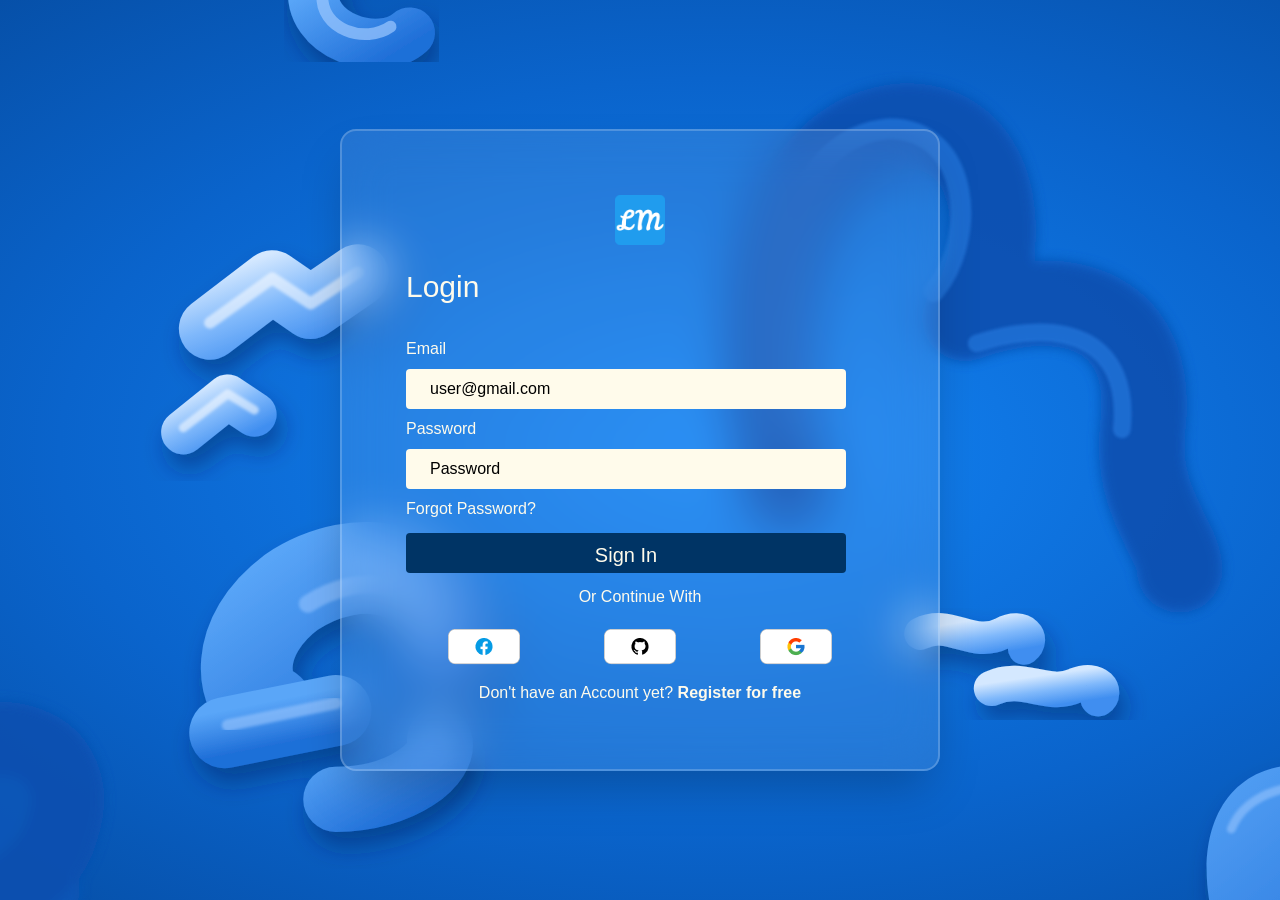
<file: index.html>
<!doctype html>
<html lang="en">
  <head>
    <link rel="stylesheet" href="output.css" />
    <meta charset="UTF-8" />
    <meta name="viewport" content="width=device-width, initial-scale=1.0" />
    <title>welcome back</title>
  </head>
  <body id="theBody"
    class="bg-[url(assets/blue-3d-background.svg)] bg-cover bg-center bg-no-repeat">
    <div class="min-h-screen flex items-center justify-center align-middle">
      <section
        class="
        w-150
        border-2
        p-16 
        rounded-2xl 
        bg-white/10 
        backdrop-blur-xl 
        border-white/20 
        shadow-2xl">
        <form action="">
            <section class="text-center flex items-center justify-center pb-6 animate-pulse"> <img src="./assets/android-chrome-512x512.png" width="50px"></section>
          <div class="text-amber-50">
            <h1 class="text-3xl">Login</h1>

            <aside class="mt-8 ">
                <label for="email" class="">Email    </label><br>
                <article class="mt-2 mb-2">
                <input id="emailInput" type="email"  class="bg-amber-50 rounded w-110 h-10 text-black pl-6  outline-blue-400" placeholder="user@gmail.com" >
                </article>
            </aside>
            <aside class="mt-2">
                <label for="pass">Password </label><br>
                <article class="mt-2 mb-2">
                <input type="password"  id="passwordInp" class="bg-amber-50 rounded w-110 h-10 text-black  pl-6 outline-blue-400" placeholder="Password">
                </article>
            </aside>
            <p><a href=""> Forgot Password?</a></p>


            <section class="mt-3">
           <a href="./homepage.html"> <button type="button"  id="signInBtn" class="bg-[#003465]  cursor-pointer w-110 h-10 rounded text-xl p-2" >Sign In </button></a>
            </section>

            <p class="text-center mt-3">Or Continue With</p>
          </div>

          <article class="flex justify-around mt-5">
            <a href=""><img src="./assets/Frame 2251.png" alt="" ></a>
            <a href=""><img src="./assets/Frame 2252.png" alt=""></a>
            <a href=""><img src="./assets/Frame 2253.png" alt=""></a>
            
          </article>

          <p class="mt-4 text-center text-amber-50">Don't have an Account yet?<span class="font-bold"> Register for free </span></p>
        </form>
      </section>
    </div>

    <script src="./script.js"></script>
  </body>
</html>
</file>
<file: output.css>
/*! tailwindcss v4.3.3 | MIT License | https://tailwindcss.com */
@layer properties;
@layer theme, base, components, utilities;
@layer theme {
  :root, :host {
    --font-sans: -apple-system, BlinkMacSystemFont, "Segoe UI", Roboto, "Helvetica Neue",
      "Noto Sans", Arial, sans-serif, "Apple Color Emoji", "Segoe UI Emoji",
      "Segoe UI Symbol", "Noto Color Emoji";
    --font-mono: ui-monospace, SFMono-Regular, Menlo, Monaco, Consolas, "Liberation Mono",
      "Courier New", monospace;
    --color-amber-50: oklch(98.7% 0.022 95.277);
    --color-amber-300: oklch(87.9% 0.169 91.605);
    --color-amber-500: oklch(76.9% 0.188 70.08);
    --color-sky-100: oklch(95.1% 0.026 236.824);
    --color-sky-200: oklch(90.1% 0.058 230.902);
    --color-sky-300: oklch(82.8% 0.111 230.318);
    --color-blue-400: oklch(70.7% 0.165 254.624);
    --color-blue-900: oklch(37.9% 0.146 265.522);
    --color-gray-200: oklch(92.8% 0.006 264.531);
    --color-black: #000;
    --color-white: #fff;
    --spacing: 0.25rem;
    --container-3xs: 16rem;
    --container-xl: 36rem;
    --container-2xl: 42rem;
    --container-3xl: 48rem;
    --container-6xl: 72rem;
    --text-xs: 0.75rem;
    --text-xs--line-height: calc(1 / 0.75);
    --text-sm: 0.875rem;
    --text-sm--line-height: calc(1.25 / 0.875);
    --text-lg: 1.125rem;
    --text-lg--line-height: calc(1.75 / 1.125);
    --text-xl: 1.25rem;
    --text-xl--line-height: calc(1.75 / 1.25);
    --text-2xl: 1.5rem;
    --text-2xl--line-height: calc(2 / 1.5);
    --text-3xl: 1.875rem;
    --text-3xl--line-height: calc(2.25 / 1.875);
    --text-4xl: 2.25rem;
    --text-4xl--line-height: calc(2.5 / 2.25);
    --font-weight-medium: 500;
    --font-weight-semibold: 600;
    --font-weight-bold: 700;
    --radius-lg: 0.5rem;
    --radius-xl: 0.75rem;
    --radius-2xl: 1rem;
    --radius-3xl: 1.5rem;
    --animate-ping: ping 1s cubic-bezier(0, 0, 0.2, 1) infinite;
    --animate-pulse: pulse 2s cubic-bezier(0.4, 0, 0.6, 1) infinite;
    --animate-bounce: bounce 1s infinite;
    --blur-xl: 24px;
    --blur-3xl: 64px;
    --default-transition-duration: 150ms;
    --default-transition-timing-function: cubic-bezier(0.4, 0, 0.2, 1);
    --default-font-family: var(--font-sans);
    --default-mono-font-family: var(--font-mono);
  }
}
@layer base {
  *, ::after, ::before, ::backdrop, ::file-selector-button {
    box-sizing: border-box;
    margin: 0;
    padding: 0;
    border: 0 solid;
  }
  html, :host {
    line-height: 1.5;
    -webkit-text-size-adjust: 100%;
    tab-size: 4;
    font-family: var(--default-font-family, -apple-system, BlinkMacSystemFont, "Segoe UI", Roboto, "Helvetica Neue", "Noto Sans", Arial, sans-serif, "Apple Color Emoji", "Segoe UI Emoji", "Segoe UI Symbol", "Noto Color Emoji");
    font-feature-settings: var(--default-font-feature-settings, normal);
    font-variation-settings: var(--default-font-variation-settings, normal);
    -webkit-tap-highlight-color: transparent;
  }
  hr {
    height: 0;
    color: inherit;
    border-top-width: 1px;
  }
  abbr:where([title]) {
    -webkit-text-decoration: underline dotted;
    text-decoration: underline dotted;
  }
  h1, h2, h3, h4, h5, h6 {
    font-size: inherit;
    font-weight: inherit;
  }
  a {
    color: inherit;
    -webkit-text-decoration: inherit;
    text-decoration: inherit;
  }
  b, strong {
    font-weight: bolder;
  }
  code, kbd, samp, pre {
    font-family: var(--default-mono-font-family, ui-monospace, SFMono-Regular, Menlo, Monaco, Consolas, "Liberation Mono", "Courier New", monospace);
    font-feature-settings: var(--default-mono-font-feature-settings, normal);
    font-variation-settings: var(--default-mono-font-variation-settings, normal);
    font-size: 1em;
  }
  small {
    font-size: 80%;
  }
  sub, sup {
    font-size: 75%;
    line-height: 0;
    position: relative;
    vertical-align: baseline;
  }
  sub {
    bottom: -0.25em;
  }
  sup {
    top: -0.5em;
  }
  table {
    text-indent: 0;
    border-color: inherit;
    border-collapse: collapse;
  }
  :-moz-focusring:where(:not(iframe)) {
    outline: auto;
  }
  progress {
    vertical-align: baseline;
  }
  summary {
    display: list-item;
  }
  ol, ul, menu {
    list-style: none;
  }
  img, svg, video, canvas, audio, iframe, embed, object {
    display: block;
    vertical-align: middle;
  }
  img, video {
    max-width: 100%;
    height: auto;
  }
  button, input, select, optgroup, textarea, ::file-selector-button {
    font: inherit;
    font-feature-settings: inherit;
    font-variation-settings: inherit;
    letter-spacing: inherit;
    color: inherit;
    border-radius: 0;
    background-color: transparent;
    opacity: 1;
  }
  :where(select:is([multiple], [size])) optgroup {
    font-weight: bolder;
  }
  :where(select:is([multiple], [size])) optgroup option {
    padding-inline-start: 20px;
  }
  ::file-selector-button {
    margin-inline-end: 4px;
  }
  ::placeholder {
    opacity: 1;
  }
  @supports (not (-webkit-appearance: -apple-pay-button))  or (contain-intrinsic-size: 1px) {
    ::placeholder {
      color: currentcolor;
      @supports (color: color-mix(in lab, red, red)) {
        color: color-mix(in oklab, currentcolor 50%, transparent);
      }
    }
  }
  textarea {
    resize: vertical;
  }
  ::-webkit-search-decoration {
    -webkit-appearance: none;
  }
  ::-webkit-date-and-time-value {
    min-height: 1lh;
    text-align: inherit;
  }
  ::-webkit-datetime-edit {
    display: inline-flex;
  }
  ::-webkit-datetime-edit-fields-wrapper {
    padding: 0;
  }
  ::-webkit-datetime-edit, ::-webkit-datetime-edit-year-field, ::-webkit-datetime-edit-month-field, ::-webkit-datetime-edit-day-field, ::-webkit-datetime-edit-hour-field, ::-webkit-datetime-edit-minute-field, ::-webkit-datetime-edit-second-field, ::-webkit-datetime-edit-millisecond-field, ::-webkit-datetime-edit-meridiem-field {
    padding-block: 0;
  }
  ::-webkit-calendar-picker-indicator {
    line-height: 1;
  }
  :-moz-ui-invalid {
    box-shadow: none;
  }
  button, input:where([type="button"], [type="reset"], [type="submit"]), ::file-selector-button {
    appearance: button;
  }
  ::-webkit-inner-spin-button, ::-webkit-outer-spin-button {
    height: auto;
  }
  [hidden]:where(:not([hidden="until-found"])) {
    display: none !important;
  }
}
@layer utilities {
  .pointer-events-none {
    pointer-events: none;
  }
  .absolute {
    position: absolute;
  }
  .relative {
    position: relative;
  }
  .-top-24 {
    top: calc(var(--spacing) * -24);
  }
  .top-1\/3 {
    top: calc(1 / 3 * 100%);
  }
  .-right-24 {
    right: calc(var(--spacing) * -24);
  }
  .-left-24 {
    left: calc(var(--spacing) * -24);
  }
  .z-10 {
    z-index: 10;
  }
  .mx-auto {
    margin-inline: auto;
  }
  .mt-1 {
    margin-top: var(--spacing);
  }
  .mt-1\.5 {
    margin-top: calc(var(--spacing) * 1.5);
  }
  .mt-2 {
    margin-top: calc(var(--spacing) * 2);
  }
  .mt-3 {
    margin-top: calc(var(--spacing) * 3);
  }
  .mt-4 {
    margin-top: calc(var(--spacing) * 4);
  }
  .mt-5 {
    margin-top: calc(var(--spacing) * 5);
  }
  .mt-6 {
    margin-top: calc(var(--spacing) * 6);
  }
  .mt-8 {
    margin-top: calc(var(--spacing) * 8);
  }
  .mt-20 {
    margin-top: calc(var(--spacing) * 20);
  }
  .mt-40 {
    margin-top: calc(var(--spacing) * 40);
  }
  .mt-60 {
    margin-top: calc(var(--spacing) * 60);
  }
  .mb-2 {
    margin-bottom: calc(var(--spacing) * 2);
  }
  .mb-6 {
    margin-bottom: calc(var(--spacing) * 6);
  }
  .mb-10 {
    margin-bottom: calc(var(--spacing) * 10);
  }
  .ml-0 {
    margin-left: 0px;
  }
  .ml-3 {
    margin-left: calc(var(--spacing) * 3);
  }
  .ml-3\.5 {
    margin-left: calc(var(--spacing) * 3.5);
  }
  .ml-6 {
    margin-left: calc(var(--spacing) * 6);
  }
  .ml-20 {
    margin-left: calc(var(--spacing) * 20);
  }
  .flex {
    display: flex;
  }
  .grid {
    display: grid;
  }
  .hidden {
    display: none;
  }
  .table {
    display: table;
  }
  .h-0 {
    height: 0px;
  }
  .h-1 {
    height: var(--spacing);
  }
  .h-2 {
    height: calc(var(--spacing) * 2);
  }
  .h-4 {
    height: calc(var(--spacing) * 4);
  }
  .h-8 {
    height: calc(var(--spacing) * 8);
  }
  .h-9 {
    height: calc(var(--spacing) * 9);
  }
  .h-10 {
    height: calc(var(--spacing) * 10);
  }
  .h-12 {
    height: calc(var(--spacing) * 12);
  }
  .h-13 {
    height: calc(var(--spacing) * 13);
  }
  .h-14 {
    height: calc(var(--spacing) * 14);
  }
  .h-15 {
    height: calc(var(--spacing) * 15);
  }
  .h-18 {
    height: calc(var(--spacing) * 18);
  }
  .h-20 {
    height: calc(var(--spacing) * 20);
  }
  .h-96 {
    height: calc(var(--spacing) * 96);
  }
  .h-\[28rem\] {
    height: 28rem;
  }
  .min-h-screen {
    min-height: 100vh;
  }
  .w-0 {
    width: 0px;
  }
  .w-1 {
    width: var(--spacing);
  }
  .w-2 {
    width: calc(var(--spacing) * 2);
  }
  .w-2xl {
    width: var(--container-2xl);
  }
  .w-3 {
    width: calc(var(--spacing) * 3);
  }
  .w-3xl {
    width: var(--container-3xl);
  }
  .w-3xs {
    width: var(--container-3xs);
  }
  .w-9 {
    width: calc(var(--spacing) * 9);
  }
  .w-10 {
    width: calc(var(--spacing) * 10);
  }
  .w-15 {
    width: calc(var(--spacing) * 15);
  }
  .w-20 {
    width: calc(var(--spacing) * 20);
  }
  .w-30 {
    width: calc(var(--spacing) * 30);
  }
  .w-80 {
    width: calc(var(--spacing) * 80);
  }
  .w-96 {
    width: calc(var(--spacing) * 96);
  }
  .w-102 {
    width: calc(var(--spacing) * 102);
  }
  .w-102\.5 {
    width: calc(var(--spacing) * 102.5);
  }
  .w-103 {
    width: calc(var(--spacing) * 103);
  }
  .w-110 {
    width: calc(var(--spacing) * 110);
  }
  .w-120 {
    width: calc(var(--spacing) * 120);
  }
  .w-140 {
    width: calc(var(--spacing) * 140);
  }
  .w-150 {
    width: calc(var(--spacing) * 150);
  }
  .w-180 {
    width: calc(var(--spacing) * 180);
  }
  .w-200 {
    width: calc(var(--spacing) * 200);
  }
  .w-1400 {
    width: calc(var(--spacing) * 1400);
  }
  .w-\[28rem\] {
    width: 28rem;
  }
  .w-\[74\%\] {
    width: 74%;
  }
  .w-\[410\] {
    width: 410;
  }
  .w-\[410px\] {
    width: 410px;
  }
  .w-auto {
    width: auto;
  }
  .max-w-6xl {
    max-width: var(--container-6xl);
  }
  .max-w-xl {
    max-width: var(--container-xl);
  }
  .border-collapse {
    border-collapse: collapse;
  }
  .transform {
    transform: var(--tw-rotate-x,) var(--tw-rotate-y,) var(--tw-rotate-z,) var(--tw-skew-x,) var(--tw-skew-y,);
  }
  .animate-bounce {
    animation: var(--animate-bounce);
  }
  .animate-ping {
    animation: var(--animate-ping);
  }
  .animate-pulse {
    animation: var(--animate-pulse);
  }
  .cursor-pointer {
    cursor: pointer;
  }
  .resize {
    resize: both;
  }
  .grid-cols-2 {
    grid-template-columns: repeat(2, minmax(0, 1fr));
  }
  .flex-col {
    flex-direction: column;
  }
  .flex-wrap {
    flex-wrap: wrap;
  }
  .place-items-center {
    place-items: center;
  }
  .items-center {
    align-items: center;
  }
  .items-start {
    align-items: flex-start;
  }
  .justify-around {
    justify-content: space-around;
  }
  .justify-between {
    justify-content: space-between;
  }
  .justify-center {
    justify-content: center;
  }
  .gap-2 {
    gap: calc(var(--spacing) * 2);
  }
  .gap-3 {
    gap: calc(var(--spacing) * 3);
  }
  .gap-4 {
    gap: calc(var(--spacing) * 4);
  }
  .gap-6 {
    gap: calc(var(--spacing) * 6);
  }
  .gap-8 {
    gap: calc(var(--spacing) * 8);
  }
  :where(.space-y-4 > :not(:last-child)) {
    --tw-space-y-reverse: 0;
    margin-block-start: calc(calc(var(--spacing) * 4) * var(--tw-space-y-reverse));
    margin-block-end: calc(calc(var(--spacing) * 4) * calc(1 - var(--tw-space-y-reverse)));
  }
  :where(.space-y-8 > :not(:last-child)) {
    --tw-space-y-reverse: 0;
    margin-block-start: calc(calc(var(--spacing) * 8) * var(--tw-space-y-reverse));
    margin-block-end: calc(calc(var(--spacing) * 8) * calc(1 - var(--tw-space-y-reverse)));
  }
  .overflow-x-hidden {
    overflow-x: hidden;
  }
  .rounded {
    border-radius: 0.25rem;
  }
  .rounded-2xl {
    border-radius: var(--radius-2xl);
  }
  .rounded-3xl {
    border-radius: var(--radius-3xl);
  }
  .rounded-full {
    border-radius: calc(infinity * 1px);
  }
  .rounded-lg {
    border-radius: var(--radius-lg);
  }
  .rounded-xl {
    border-radius: var(--radius-xl);
  }
  .border {
    border-style: var(--tw-border-style);
    border-width: 1px;
  }
  .border-2 {
    border-style: var(--tw-border-style);
    border-width: 2px;
  }
  .border-4 {
    border-style: var(--tw-border-style);
    border-width: 4px;
  }
  .border-r {
    border-right-style: var(--tw-border-style);
    border-right-width: 1px;
  }
  .border-r-2 {
    border-right-style: var(--tw-border-style);
    border-right-width: 2px;
  }
  .border-r-6 {
    border-right-style: var(--tw-border-style);
    border-right-width: 6px;
  }
  .border-amber-50 {
    border-color: var(--color-amber-50);
  }
  .border-amber-500 {
    border-color: var(--color-amber-500);
  }
  .border-gray-200 {
    border-color: var(--color-gray-200);
  }
  .border-white {
    border-color: var(--color-white);
  }
  .border-white\/20 {
    border-color: color-mix(in srgb, #fff 20%, transparent);
    @supports (color: color-mix(in lab, red, red)) {
      border-color: color-mix(in oklab, var(--color-white) 20%, transparent);
    }
  }
  .border-white\/30 {
    border-color: color-mix(in srgb, #fff 30%, transparent);
    @supports (color: color-mix(in lab, red, red)) {
      border-color: color-mix(in oklab, var(--color-white) 30%, transparent);
    }
  }
  .bg-\[\#03305f\] {
    background-color: #03305f;
  }
  .bg-\[\#003465\] {
    background-color: #003465;
  }
  .bg-amber-50 {
    background-color: var(--color-amber-50);
  }
  .bg-blue-900\/40 {
    background-color: color-mix(in srgb, oklch(37.9% 0.146 265.522) 40%, transparent);
    @supports (color: color-mix(in lab, red, red)) {
      background-color: color-mix(in oklab, var(--color-blue-900) 40%, transparent);
    }
  }
  .bg-sky-300 {
    background-color: var(--color-sky-300);
  }
  .bg-sky-300\/20 {
    background-color: color-mix(in srgb, oklch(82.8% 0.111 230.318) 20%, transparent);
    @supports (color: color-mix(in lab, red, red)) {
      background-color: color-mix(in oklab, var(--color-sky-300) 20%, transparent);
    }
  }
  .bg-white {
    background-color: var(--color-white);
  }
  .bg-white\/10 {
    background-color: color-mix(in srgb, #fff 10%, transparent);
    @supports (color: color-mix(in lab, red, red)) {
      background-color: color-mix(in oklab, var(--color-white) 10%, transparent);
    }
  }
  .bg-white\/20 {
    background-color: color-mix(in srgb, #fff 20%, transparent);
    @supports (color: color-mix(in lab, red, red)) {
      background-color: color-mix(in oklab, var(--color-white) 20%, transparent);
    }
  }
  .bg-gradient-to-br {
    --tw-gradient-position: to bottom right in oklab;
    background-image: linear-gradient(var(--tw-gradient-stops));
  }
  .bg-\[url\(assets\/blue-3d-background\.svg\)\] {
    background-image: url(assets/blue-3d-background.svg);
  }
  .from-\[\#054a9e\] {
    --tw-gradient-from: #054a9e;
    --tw-gradient-stops: var(--tw-gradient-via-stops, var(--tw-gradient-position), var(--tw-gradient-from) var(--tw-gradient-from-position), var(--tw-gradient-to) var(--tw-gradient-to-position));
  }
  .via-\[\#0a64cc\] {
    --tw-gradient-via: #0a64cc;
    --tw-gradient-via-stops: var(--tw-gradient-position), var(--tw-gradient-from) var(--tw-gradient-from-position), var(--tw-gradient-via) var(--tw-gradient-via-position), var(--tw-gradient-to) var(--tw-gradient-to-position);
    --tw-gradient-stops: var(--tw-gradient-via-stops);
  }
  .to-\[\#1384f5\] {
    --tw-gradient-to: #1384f5;
    --tw-gradient-stops: var(--tw-gradient-via-stops, var(--tw-gradient-position), var(--tw-gradient-from) var(--tw-gradient-from-position), var(--tw-gradient-to) var(--tw-gradient-to-position));
  }
  .bg-cover {
    background-size: cover;
  }
  .bg-fixed {
    background-attachment: fixed;
  }
  .bg-center {
    background-position: center;
  }
  .bg-no-repeat {
    background-repeat: no-repeat;
  }
  .p-1 {
    padding: var(--spacing);
  }
  .p-2 {
    padding: calc(var(--spacing) * 2);
  }
  .p-4 {
    padding: calc(var(--spacing) * 4);
  }
  .p-5 {
    padding: calc(var(--spacing) * 5);
  }
  .p-6 {
    padding: calc(var(--spacing) * 6);
  }
  .p-8 {
    padding: calc(var(--spacing) * 8);
  }
  .p-10 {
    padding: calc(var(--spacing) * 10);
  }
  .p-16 {
    padding: calc(var(--spacing) * 16);
  }
  .p-28 {
    padding: calc(var(--spacing) * 28);
  }
  .px-4 {
    padding-inline: calc(var(--spacing) * 4);
  }
  .px-5 {
    padding-inline: calc(var(--spacing) * 5);
  }
  .py-2 {
    padding-block: calc(var(--spacing) * 2);
  }
  .py-2\.5 {
    padding-block: calc(var(--spacing) * 2.5);
  }
  .py-3 {
    padding-block: calc(var(--spacing) * 3);
  }
  .py-10 {
    padding-block: calc(var(--spacing) * 10);
  }
  .pt-6 {
    padding-top: calc(var(--spacing) * 6);
  }
  .pb-6 {
    padding-bottom: calc(var(--spacing) * 6);
  }
  .pb-8 {
    padding-bottom: calc(var(--spacing) * 8);
  }
  .pl-6 {
    padding-left: calc(var(--spacing) * 6);
  }
  .text-center {
    text-align: center;
  }
  .align-middle {
    vertical-align: middle;
  }
  .font-\[Gilroy\] {
    font-family: Gilroy;
  }
  .font-sans {
    font-family: var(--font-sans);
  }
  .text-2xl {
    font-size: var(--text-2xl);
    line-height: var(--tw-leading, var(--text-2xl--line-height));
  }
  .text-3xl {
    font-size: var(--text-3xl);
    line-height: var(--tw-leading, var(--text-3xl--line-height));
  }
  .text-4xl {
    font-size: var(--text-4xl);
    line-height: var(--tw-leading, var(--text-4xl--line-height));
  }
  .text-lg {
    font-size: var(--text-lg);
    line-height: var(--tw-leading, var(--text-lg--line-height));
  }
  .text-sm {
    font-size: var(--text-sm);
    line-height: var(--tw-leading, var(--text-sm--line-height));
  }
  .text-xl {
    font-size: var(--text-xl);
    line-height: var(--tw-leading, var(--text-xl--line-height));
  }
  .text-xs {
    font-size: var(--text-xs);
    line-height: var(--tw-leading, var(--text-xs--line-height));
  }
  .text-\[10px\] {
    font-size: 10px;
  }
  .text-\[24px\] {
    font-size: 24px;
  }
  .font-bold {
    --tw-font-weight: var(--font-weight-bold);
    font-weight: var(--font-weight-bold);
  }
  .font-medium {
    --tw-font-weight: var(--font-weight-medium);
    font-weight: var(--font-weight-medium);
  }
  .font-semibold {
    --tw-font-weight: var(--font-weight-semibold);
    font-weight: var(--font-weight-semibold);
  }
  .text-\[\#0a4aa3\] {
    color: #0a4aa3;
  }
  .text-\[10\] {
    color: 10;
  }
  .text-\[10p\] {
    color: 10p;
  }
  .text-\[24\] {
    color: 24;
  }
  .text-\[24p\] {
    color: 24p;
  }
  .text-amber-50 {
    color: var(--color-amber-50);
  }
  .text-amber-300 {
    color: var(--color-amber-300);
  }
  .text-black {
    color: var(--color-black);
  }
  .text-sky-200 {
    color: var(--color-sky-200);
  }
  .text-white {
    color: var(--color-white);
  }
  .text-white\/60 {
    color: color-mix(in srgb, #fff 60%, transparent);
    @supports (color: color-mix(in lab, red, red)) {
      color: color-mix(in oklab, var(--color-white) 60%, transparent);
    }
  }
  .text-white\/70 {
    color: color-mix(in srgb, #fff 70%, transparent);
    @supports (color: color-mix(in lab, red, red)) {
      color: color-mix(in oklab, var(--color-white) 70%, transparent);
    }
  }
  .text-white\/80 {
    color: color-mix(in srgb, #fff 80%, transparent);
    @supports (color: color-mix(in lab, red, red)) {
      color: color-mix(in oklab, var(--color-white) 80%, transparent);
    }
  }
  .underline {
    text-decoration-line: underline;
  }
  .shadow {
    --tw-shadow: 0 1px 3px 0 var(--tw-shadow-color, rgb(0 0 0 / 0.1)), 0 1px 2px -1px var(--tw-shadow-color, rgb(0 0 0 / 0.1));
    box-shadow: var(--tw-inset-shadow), var(--tw-inset-ring-shadow), var(--tw-ring-offset-shadow), var(--tw-ring-shadow), var(--tw-shadow);
  }
  .shadow-2xl {
    --tw-shadow: 0 25px 50px -12px var(--tw-shadow-color, rgb(0 0 0 / 0.25));
    box-shadow: var(--tw-inset-shadow), var(--tw-inset-ring-shadow), var(--tw-ring-offset-shadow), var(--tw-ring-shadow), var(--tw-shadow);
  }
  .ring {
    --tw-ring-shadow: var(--tw-ring-inset,) 0 0 0 calc(1px + var(--tw-ring-offset-width)) var(--tw-ring-color, currentcolor);
    box-shadow: var(--tw-inset-shadow), var(--tw-inset-ring-shadow), var(--tw-ring-offset-shadow), var(--tw-ring-shadow), var(--tw-shadow);
  }
  .outline {
    outline-style: var(--tw-outline-style);
    outline-width: 1px;
  }
  .outline-blue-400 {
    outline-color: var(--color-blue-400);
  }
  .blur {
    --tw-blur: blur(8px);
    filter: var(--tw-blur,) var(--tw-brightness,) var(--tw-contrast,) var(--tw-grayscale,) var(--tw-hue-rotate,) var(--tw-invert,) var(--tw-saturate,) var(--tw-sepia,) var(--tw-drop-shadow,);
  }
  .blur-3xl {
    --tw-blur: blur(var(--blur-3xl));
    filter: var(--tw-blur,) var(--tw-brightness,) var(--tw-contrast,) var(--tw-grayscale,) var(--tw-hue-rotate,) var(--tw-invert,) var(--tw-saturate,) var(--tw-sepia,) var(--tw-drop-shadow,);
  }
  .filter {
    filter: var(--tw-blur,) var(--tw-brightness,) var(--tw-contrast,) var(--tw-grayscale,) var(--tw-hue-rotate,) var(--tw-invert,) var(--tw-saturate,) var(--tw-sepia,) var(--tw-drop-shadow,);
  }
  .backdrop-blur-xl {
    --tw-backdrop-blur: blur(var(--blur-xl));
    -webkit-backdrop-filter: var(--tw-backdrop-blur,) var(--tw-backdrop-brightness,) var(--tw-backdrop-contrast,) var(--tw-backdrop-grayscale,) var(--tw-backdrop-hue-rotate,) var(--tw-backdrop-invert,) var(--tw-backdrop-opacity,) var(--tw-backdrop-saturate,) var(--tw-backdrop-sepia,);
    backdrop-filter: var(--tw-backdrop-blur,) var(--tw-backdrop-brightness,) var(--tw-backdrop-contrast,) var(--tw-backdrop-grayscale,) var(--tw-backdrop-hue-rotate,) var(--tw-backdrop-invert,) var(--tw-backdrop-opacity,) var(--tw-backdrop-saturate,) var(--tw-backdrop-sepia,);
  }
  .backdrop-filter {
    -webkit-backdrop-filter: var(--tw-backdrop-blur,) var(--tw-backdrop-brightness,) var(--tw-backdrop-contrast,) var(--tw-backdrop-grayscale,) var(--tw-backdrop-hue-rotate,) var(--tw-backdrop-invert,) var(--tw-backdrop-opacity,) var(--tw-backdrop-saturate,) var(--tw-backdrop-sepia,);
    backdrop-filter: var(--tw-backdrop-blur,) var(--tw-backdrop-brightness,) var(--tw-backdrop-contrast,) var(--tw-backdrop-grayscale,) var(--tw-backdrop-hue-rotate,) var(--tw-backdrop-invert,) var(--tw-backdrop-opacity,) var(--tw-backdrop-saturate,) var(--tw-backdrop-sepia,);
  }
  .transition {
    transition-property: color, background-color, border-color, outline-color, text-decoration-color, fill, stroke, --tw-gradient-from, --tw-gradient-via, --tw-gradient-to, opacity, box-shadow, transform, translate, scale, rotate, filter, -webkit-backdrop-filter, backdrop-filter, display, content-visibility, overlay, pointer-events;
    transition-timing-function: var(--tw-ease, var(--default-transition-timing-function));
    transition-duration: var(--tw-duration, var(--default-transition-duration));
  }
  @media (hover: hover) {
    .hover\:bg-\[\#04407f\]:hover {
      background-color: #04407f;
    }
    .hover\:bg-sky-100:hover {
      background-color: var(--color-sky-100);
    }
    .hover\:bg-white\/10:hover {
      background-color: color-mix(in srgb, #fff 10%, transparent);
    }
    @supports (color: color-mix(in lab, red, red)) {
      .hover\:bg-white\/10:hover {
        background-color: color-mix(in oklab, var(--color-white) 10%, transparent);
      }
    }
    .hover\:bg-white\/20:hover {
      background-color: color-mix(in srgb, #fff 20%, transparent);
    }
    @supports (color: color-mix(in lab, red, red)) {
      .hover\:bg-white\/20:hover {
        background-color: color-mix(in oklab, var(--color-white) 20%, transparent);
      }
    }
    .hover\:text-white:hover {
      color: var(--color-white);
    }
  }
  @media (width >= 40rem) {
    .sm\:grid-cols-3 {
      grid-template-columns: repeat(3, minmax(0, 1fr));
    }
    .sm\:grid-cols-4 {
      grid-template-columns: repeat(4, minmax(0, 1fr));
    }
  }
  @media (width >= 48rem) {
    .md\:flex {
      display: flex;
    }
    .md\:text-4xl {
      font-size: var(--text-4xl);
      line-height: var(--tw-leading, var(--text-4xl--line-height));
    }
  }
  @media (width >= 64rem) {
    .lg\:col-span-2 {
      grid-column: span 2 / span 2;
    }
    .lg\:grid-cols-3 {
      grid-template-columns: repeat(3, minmax(0, 1fr));
    }
  }
}
@font-face {
  font-family: Gilroy;
  src: url(./assets/gilroy-bold/Gilroy-Bold.ttf);
}
@property --tw-rotate-x {
  syntax: "*";
  inherits: false;
}
@property --tw-rotate-y {
  syntax: "*";
  inherits: false;
}
@property --tw-rotate-z {
  syntax: "*";
  inherits: false;
}
@property --tw-skew-x {
  syntax: "*";
  inherits: false;
}
@property --tw-skew-y {
  syntax: "*";
  inherits: false;
}
@property --tw-space-y-reverse {
  syntax: "*";
  inherits: false;
  initial-value: 0;
}
@property --tw-border-style {
  syntax: "*";
  inherits: false;
  initial-value: solid;
}
@property --tw-gradient-position {
  syntax: "*";
  inherits: false;
}
@property --tw-gradient-from {
  syntax: "<color>";
  inherits: false;
  initial-value: #0000;
}
@property --tw-gradient-via {
  syntax: "<color>";
  inherits: false;
  initial-value: #0000;
}
@property --tw-gradient-to {
  syntax: "<color>";
  inherits: false;
  initial-value: #0000;
}
@property --tw-gradient-stops {
  syntax: "*";
  inherits: false;
}
@property --tw-gradient-via-stops {
  syntax: "*";
  inherits: false;
}
@property --tw-gradient-from-position {
  syntax: "<length-percentage>";
  inherits: false;
  initial-value: 0%;
}
@property --tw-gradient-via-position {
  syntax: "<length-percentage>";
  inherits: false;
  initial-value: 50%;
}
@property --tw-gradient-to-position {
  syntax: "<length-percentage>";
  inherits: false;
  initial-value: 100%;
}
@property --tw-font-weight {
  syntax: "*";
  inherits: false;
}
@property --tw-shadow {
  syntax: "*";
  inherits: false;
  initial-value: 0 0 #0000;
}
@property --tw-shadow-color {
  syntax: "*";
  inherits: false;
}
@property --tw-shadow-alpha {
  syntax: "<percentage>";
  inherits: false;
  initial-value: 100%;
}
@property --tw-inset-shadow {
  syntax: "*";
  inherits: false;
  initial-value: 0 0 #0000;
}
@property --tw-inset-shadow-color {
  syntax: "*";
  inherits: false;
}
@property --tw-inset-shadow-alpha {
  syntax: "<percentage>";
  inherits: false;
  initial-value: 100%;
}
@property --tw-ring-color {
  syntax: "*";
  inherits: false;
}
@property --tw-ring-shadow {
  syntax: "*";
  inherits: false;
  initial-value: 0 0 #0000;
}
@property --tw-inset-ring-color {
  syntax: "*";
  inherits: false;
}
@property --tw-inset-ring-shadow {
  syntax: "*";
  inherits: false;
  initial-value: 0 0 #0000;
}
@property --tw-ring-inset {
  syntax: "*";
  inherits: false;
}
@property --tw-ring-offset-width {
  syntax: "<length>";
  inherits: false;
  initial-value: 0px;
}
@property --tw-ring-offset-color {
  syntax: "*";
  inherits: false;
  initial-value: #fff;
}
@property --tw-ring-offset-shadow {
  syntax: "*";
  inherits: false;
  initial-value: 0 0 #0000;
}
@property --tw-outline-style {
  syntax: "*";
  inherits: false;
  initial-value: solid;
}
@property --tw-blur {
  syntax: "*";
  inherits: false;
}
@property --tw-brightness {
  syntax: "*";
  inherits: false;
}
@property --tw-contrast {
  syntax: "*";
  inherits: false;
}
@property --tw-grayscale {
  syntax: "*";
  inherits: false;
}
@property --tw-hue-rotate {
  syntax: "*";
  inherits: false;
}
@property --tw-invert {
  syntax: "*";
  inherits: false;
}
@property --tw-opacity {
  syntax: "*";
  inherits: false;
}
@property --tw-saturate {
  syntax: "*";
  inherits: false;
}
@property --tw-sepia {
  syntax: "*";
  inherits: false;
}
@property --tw-drop-shadow {
  syntax: "*";
  inherits: false;
}
@property --tw-drop-shadow-color {
  syntax: "*";
  inherits: false;
}
@property --tw-drop-shadow-alpha {
  syntax: "<percentage>";
  inherits: false;
  initial-value: 100%;
}
@property --tw-drop-shadow-size {
  syntax: "*";
  inherits: false;
}
@property --tw-backdrop-blur {
  syntax: "*";
  inherits: false;
}
@property --tw-backdrop-brightness {
  syntax: "*";
  inherits: false;
}
@property --tw-backdrop-contrast {
  syntax: "*";
  inherits: false;
}
@property --tw-backdrop-grayscale {
  syntax: "*";
  inherits: false;
}
@property --tw-backdrop-hue-rotate {
  syntax: "*";
  inherits: false;
}
@property --tw-backdrop-invert {
  syntax: "*";
  inherits: false;
}
@property --tw-backdrop-opacity {
  syntax: "*";
  inherits: false;
}
@property --tw-backdrop-saturate {
  syntax: "*";
  inherits: false;
}
@property --tw-backdrop-sepia {
  syntax: "*";
  inherits: false;
}
@keyframes ping {
  75%, 100% {
    transform: scale(2);
    opacity: 0;
  }
}
@keyframes pulse {
  50% {
    opacity: 0.5;
  }
}
@keyframes bounce {
  0%, 100% {
    transform: translateY(-25%);
    animation-timing-function: cubic-bezier(0.8, 0, 1, 1);
  }
  50% {
    transform: none;
    animation-timing-function: cubic-bezier(0, 0, 0.2, 1);
  }
}
@layer properties {
  @supports ((-webkit-hyphens: none) and (not (margin-trim: inline))) or ((-moz-orient: inline) and (not (color:rgb(from red r g b)))) {
    *, ::before, ::after, ::backdrop {
      --tw-rotate-x: initial;
      --tw-rotate-y: initial;
      --tw-rotate-z: initial;
      --tw-skew-x: initial;
      --tw-skew-y: initial;
      --tw-space-y-reverse: 0;
      --tw-border-style: solid;
      --tw-gradient-position: initial;
      --tw-gradient-from: #0000;
      --tw-gradient-via: #0000;
      --tw-gradient-to: #0000;
      --tw-gradient-stops: initial;
      --tw-gradient-via-stops: initial;
      --tw-gradient-from-position: 0%;
      --tw-gradient-via-position: 50%;
      --tw-gradient-to-position: 100%;
      --tw-font-weight: initial;
      --tw-shadow: 0 0 #0000;
      --tw-shadow-color: initial;
      --tw-shadow-alpha: 100%;
      --tw-inset-shadow: 0 0 #0000;
      --tw-inset-shadow-color: initial;
      --tw-inset-shadow-alpha: 100%;
      --tw-ring-color: initial;
      --tw-ring-shadow: 0 0 #0000;
      --tw-inset-ring-color: initial;
      --tw-inset-ring-shadow: 0 0 #0000;
      --tw-ring-inset: initial;
      --tw-ring-offset-width: 0px;
      --tw-ring-offset-color: #fff;
      --tw-ring-offset-shadow: 0 0 #0000;
      --tw-outline-style: solid;
      --tw-blur: initial;
      --tw-brightness: initial;
      --tw-contrast: initial;
      --tw-grayscale: initial;
      --tw-hue-rotate: initial;
      --tw-invert: initial;
      --tw-opacity: initial;
      --tw-saturate: initial;
      --tw-sepia: initial;
      --tw-drop-shadow: initial;
      --tw-drop-shadow-color: initial;
      --tw-drop-shadow-alpha: 100%;
      --tw-drop-shadow-size: initial;
      --tw-backdrop-blur: initial;
      --tw-backdrop-brightness: initial;
      --tw-backdrop-contrast: initial;
      --tw-backdrop-grayscale: initial;
      --tw-backdrop-hue-rotate: initial;
      --tw-backdrop-invert: initial;
      --tw-backdrop-opacity: initial;
      --tw-backdrop-saturate: initial;
      --tw-backdrop-sepia: initial;
    }
  }
}
</file>
